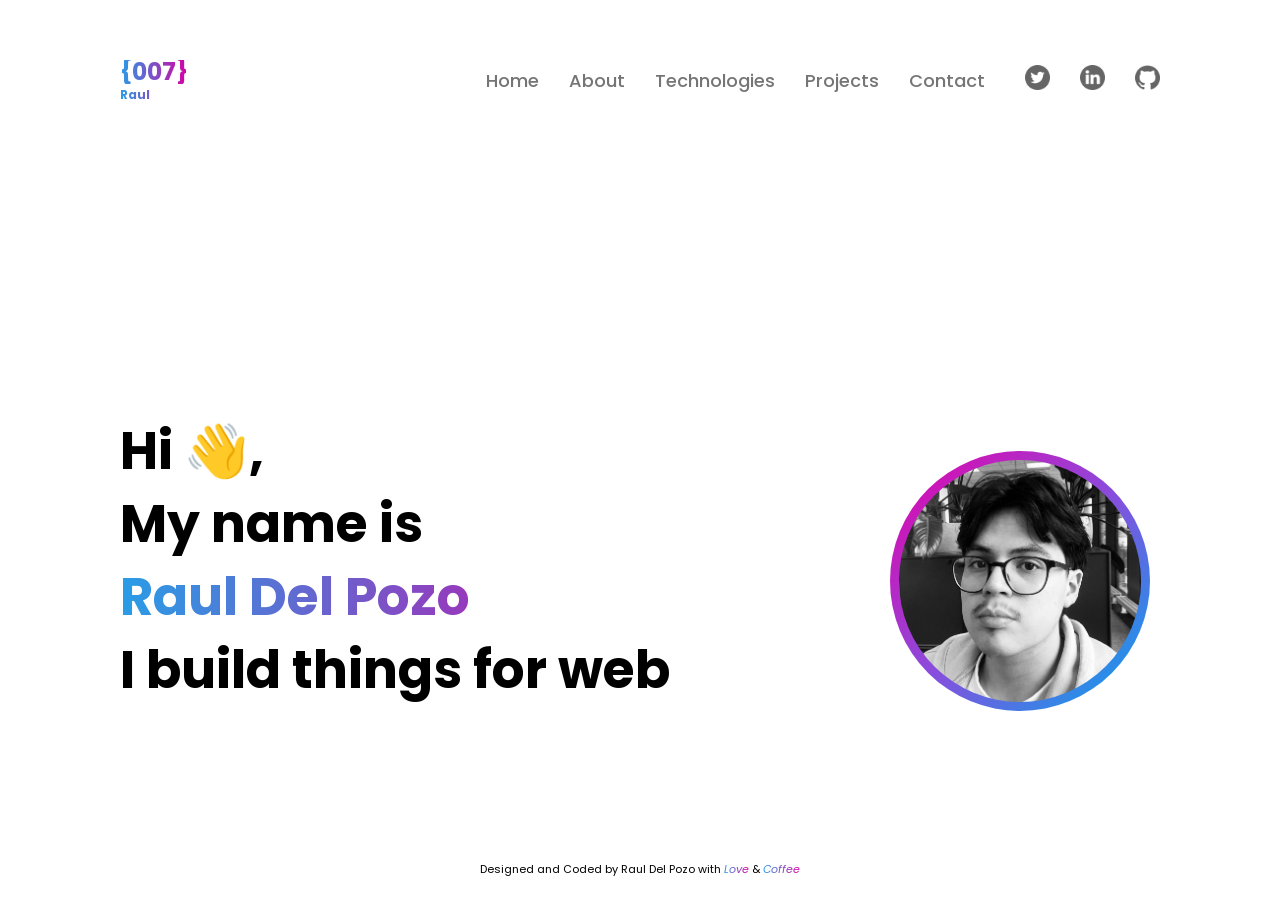
<file: docs/index.html>
<!DOCTYPE html>
<html lang="en">
  <head>
    <meta charset="UTF-8">
    <meta name="viewport" content="width=device-width, initial-scale=1.0">
    <title>Raul's portfolio</title>
    <link rel="preconnect" href="https://fonts.googleapis.com">
    <link rel="preconnect" href="https://fonts.gstatic.com" crossorigin>
    <link href="https://fonts.googleapis.com/css2?family=Poppins:wght@400;500;600;700;800&display=swap" rel="stylesheet">
    <link rel="stylesheet" href="Styling/base.css">
  </head>
  <body>
      <header class="header">
        
        <a href="index.html" class="logo">
          <span class="logo-number">{007}</span>
          <span class="logo-text">Raul</span>
        </a>
      
      <!--menu button-->  

      <input type="checkbox" id="menu-toggle">
      <label for="menu-toggle" class="menu-button">☰</label>

      <nav class="nav">
        <ul>
          <li><a href="index.html">Home</a></li>
          <li><a href="about.html">About</a></li>
          <li><a href="tech.html">Technologies</a></li>
          <li><a href="projects.html">Projects</a></li>
          <li><a href="contacts.html">Contact</a></li>
        </ul>  
        <nav class="socials">
          <ul>
            <li>
              <a href="https://x.com/?lang=sv"><img src="images/twitter.png" alt="Twitter-icon"></a></li>
            <li>
              <a href="https://se.linkedin.com/"><img src="images/linkedin.png" alt="Linkedin-icon"></a></li>
            <li>
              <a href="https://github.com/"><img src="images/github.png" alt="Github-icon"></a></li>
          </ul>
        </nav>
      </nav>  
    </header>    

    <!--Introduktion-->    

      <main>
        <section class="intro" id="home">
          <header class="intro-text">
            <h1>Hi 👋, </h1>
            <h2>My name is</h2>
            <h2 class="name">Raul Del Pozo</h2>
            <p>I build things for web</p>
          </header>
          
          <figure class="intro-image">
            <img src="images/portrait.jpeg" alt="Portrait of me">
          </figure>

        </section>
      </main>

    <!--Footer-->  

    <footer>
      <p class="footer-text">Designed and Coded by Raul Del Pozo with <i>Love</i> & <i>Coffee</i></p>
    </footer>
    
    </body>

  </html>
</file>
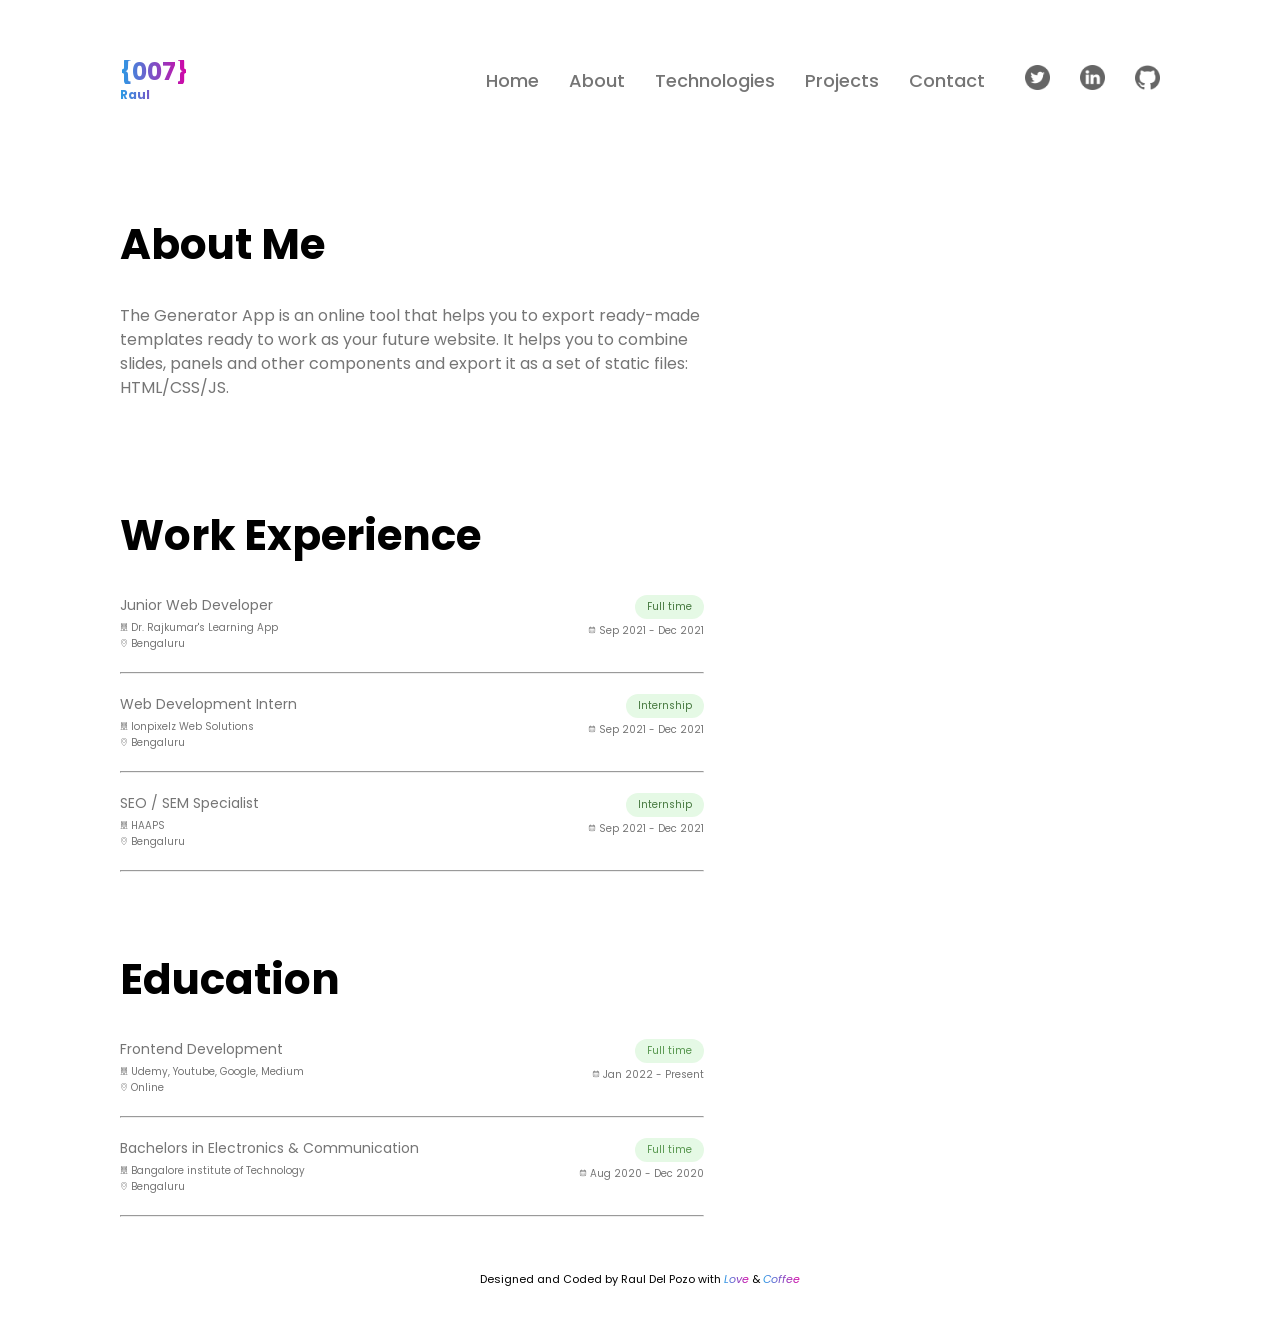
<file: docs/about.html>
<!DOCTYPE html>
<html lang="en">
  <head>
    <meta charset="UTF-8">
    <meta name="viewport" content="width=device-width, initial-scale=1.0">
    <title>Raul's portfolio</title>
    <link rel="preconnect" href="https://fonts.googleapis.com">
    <link rel="preconnect" href="https://fonts.gstatic.com" crossorigin>
    <link href="https://fonts.googleapis.com/css2?family=Poppins:wght@400;500;600;700;800&display=swap" rel="stylesheet">

    <link rel="stylesheet" href="Styling/about.css">
    <link rel="stylesheet" href="Styling/base.css">

  </head>
  <body>
      <header class="header">
        
        <a href="index.html" class="logo">
          <span class="logo-number">{007}</span>
          <span class="logo-text">Raul</span>
        </a>
      
      <!--menu button-->  

      <input type="checkbox" id="menu-toggle">
      <label for="menu-toggle" class="menu-button">☰</label>

      <nav class="nav">
        <ul>
          <li><a href="index.html">Home</a></li>
          <li><a href="about.html">About</a></li>
          <li><a href="tech.html">Technologies</a></li>
          <li><a href="projects.html">Projects</a></li>
          <li><a href="contacts.html">Contact</a></li>
        </ul>  
        <nav class="socials">
          <ul>
            <li>
              <a href="https://x.com/?lang=sv"><img src="images/twitter.png" alt="Twitter-icon"></a></li>
            <li>
              <a href="https://se.linkedin.com/"><img src="images/linkedin.png" alt="Linkedin-icon"></a></li>
            <li>
              <a href="https://github.com/"><img src="images/github.png" alt="Github-icon"></a></li>
          </ul>
        </nav>
      </nav>  

    </header>      

    <main>
        <section class="about">
            <h1>About Me</h1>
            <p>The Generator App is an online tool that helps you to export ready-made templates ready to work
                as your future website. It helps you to combine slides, panels and other components and export 
                it as a set of static files: HTML/CSS/JS.</p>
        </section>
            <section class="work-experience">
                <h1>Work Experience</h1>
                <article class="job">
                    <h2>Junior Web Developer</h2>
                    <p class="company"><img src="images/building.png" alt="building-icon"> Dr. Rajkumar's Learning App</p>
                    <p class="status">Full time</p>
                    <p class="location"><img src="images/location-pin.png" alt="location-icon"> Bengaluru</p>
                    <p class="dates"><img src="images/calendar.png" alt="calendar-icon"> Sep 2021 - Dec 2021</p>
                </article>    
                    <hr class="divider">
                <article class="job">
                    <h2>Web Development Intern</h2>
                    <p class="company"><img src="images/building.png" alt="building-icon"> Ionpixelz Web Solutions</p>
                    <p class="status">Internship</p>
                    <p class="location"><img src="images/location-pin.png" alt="location-icon"> Bengaluru</p>
                    <p class="dates"><img src="images/calendar.png" alt="calendar-icon"> Sep 2021 - Dec 2021</p>
                </article>
                    <hr class="divider">
                 <article class="job">
                    <h2>SEO / SEM Specialist</h2>
                    <p class="company"><img src="images/building.png" alt="building-icon"> HAAPS</p>
                    <p class="status">Internship</p>
                    <p class="location"><img src="images/location-pin.png" alt="location-icon"> Bengaluru</p>
                    <p class="dates"><img src="images/calendar.png" alt="calendar-icon"> Sep 2021 - Dec 2021</p>
                </article>
                    <hr class="divider">   
            </section>     
        <section class="education"> 
            <h1>Education</h1>
                <article class="program">
                    <h2>Frontend Development</h2>
                    <p class="school"><img src="images/building.png" alt="building-icon"> Udemy, Youtube, Google, Medium</p>
                    <p class="status">Full time</p>
                    <p class="location"><img src="images/location-pin.png" alt="location-icon"> Online</p>
                    <p class="dates"><img src="images/calendar.png" alt="calendar-icon"> Jan 2022 - Present</p>
                </article>
                    <hr class="divider">
                <article class="program">
                    <h2>Bachelors in Electronics & Communication</h2>
                    <p class="school"><img src="images/building.png" alt="building-icon"> Bangalore institute of Technology</p>
                    <p class="status">Full time</p>
                    <p class="location"><img src="images/location-pin.png" alt="location-icon"> Bengaluru</p>
                    <p class="dates"><img src="images/calendar.png" alt="calendar-icon"> Aug 2020 - Dec 2020</p>
                </article>
                    <hr class="divider">
        </section>        
    </main>

    <!--Footer-->  

    <footer>
      <p class="footer-text">Designed and Coded by Raul Del Pozo with <i>Love</i> & <i>Coffee</i></p>
    </footer>
    
    </body>

  </html>
</file>
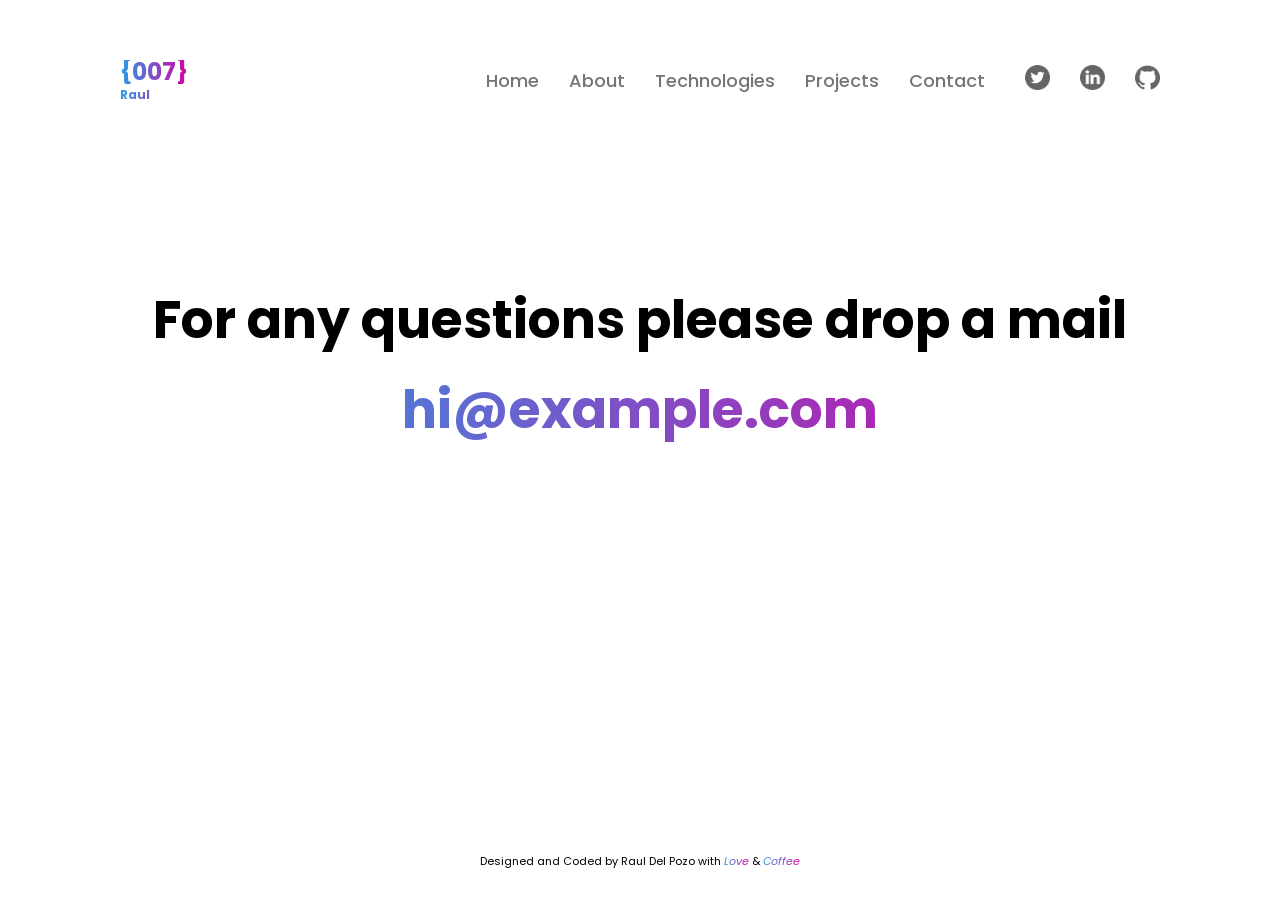
<file: docs/contacts.html>
<!DOCTYPE html>
<html lang="en">
  <head>
    <meta charset="UTF-8">
    <meta name="viewport" content="width=device-width, initial-scale=1.0">
    <title>Raul's portfolio</title>
    <link rel="preconnect" href="https://fonts.googleapis.com">
    <link rel="preconnect" href="https://fonts.gstatic.com" crossorigin>
    <link href="https://fonts.googleapis.com/css2?family=Poppins:wght@400;500;600;700;800&display=swap" rel="stylesheet">
    <link rel="stylesheet" href="Styling/base.css">    
    <link rel="stylesheet" href="Styling/contact.css">
  </head>
  <body>
      <header class="header">
        
        <a href="index.html" class="logo">
          <span class="logo-number">{007}</span>
          <span class="logo-text">Raul</span>
        </a>
      
      <!--menu button-->  

      <input type="checkbox" id="menu-toggle">
      <label for="menu-toggle" class="menu-button">☰</label>

      <nav class="nav">
        <ul>
          <li><a href="index.html">Home</a></li>
          <li><a href="about.html">About</a></li>
          <li><a href="tech.html">Technologies</a></li>
          <li><a href="projects.html">Projects</a></li>
          <li><a href="contacts.html">Contact</a></li>
        </ul>  
        <nav class="socials">
          <ul>
            <li>
              <a href="https://x.com/?lang=sv"><img src="images/twitter.png" alt="Twitter-icon"></a></li>
            <li>
              <a href="https://se.linkedin.com/"><img src="images/linkedin.png" alt="Linkedin-icon"></a></li>
            <li>
              <a href="https://github.com/"><img src="images/github.png" alt="Github-icon"></a></li>
          </ul>
        </nav>
      </nav>  

    </header>    

      <main class="contacts">
        <section class="contact-text">
            <h1>For any questions please drop a mail</h1>
            <h2 class="mail">hi@example.com</h2>
            <p>or</p>
            <h2 class="telefon">+91 12345 67890</h2>
        </section>
      </main>

    <!--Footer-->  

    <footer>
      <p class="footer-text">Designed and Coded by Raul Del Pozo with <i>Love</i> & <i>Coffee</i></p>
    </footer>
    
    </body>

  </html>
</file>
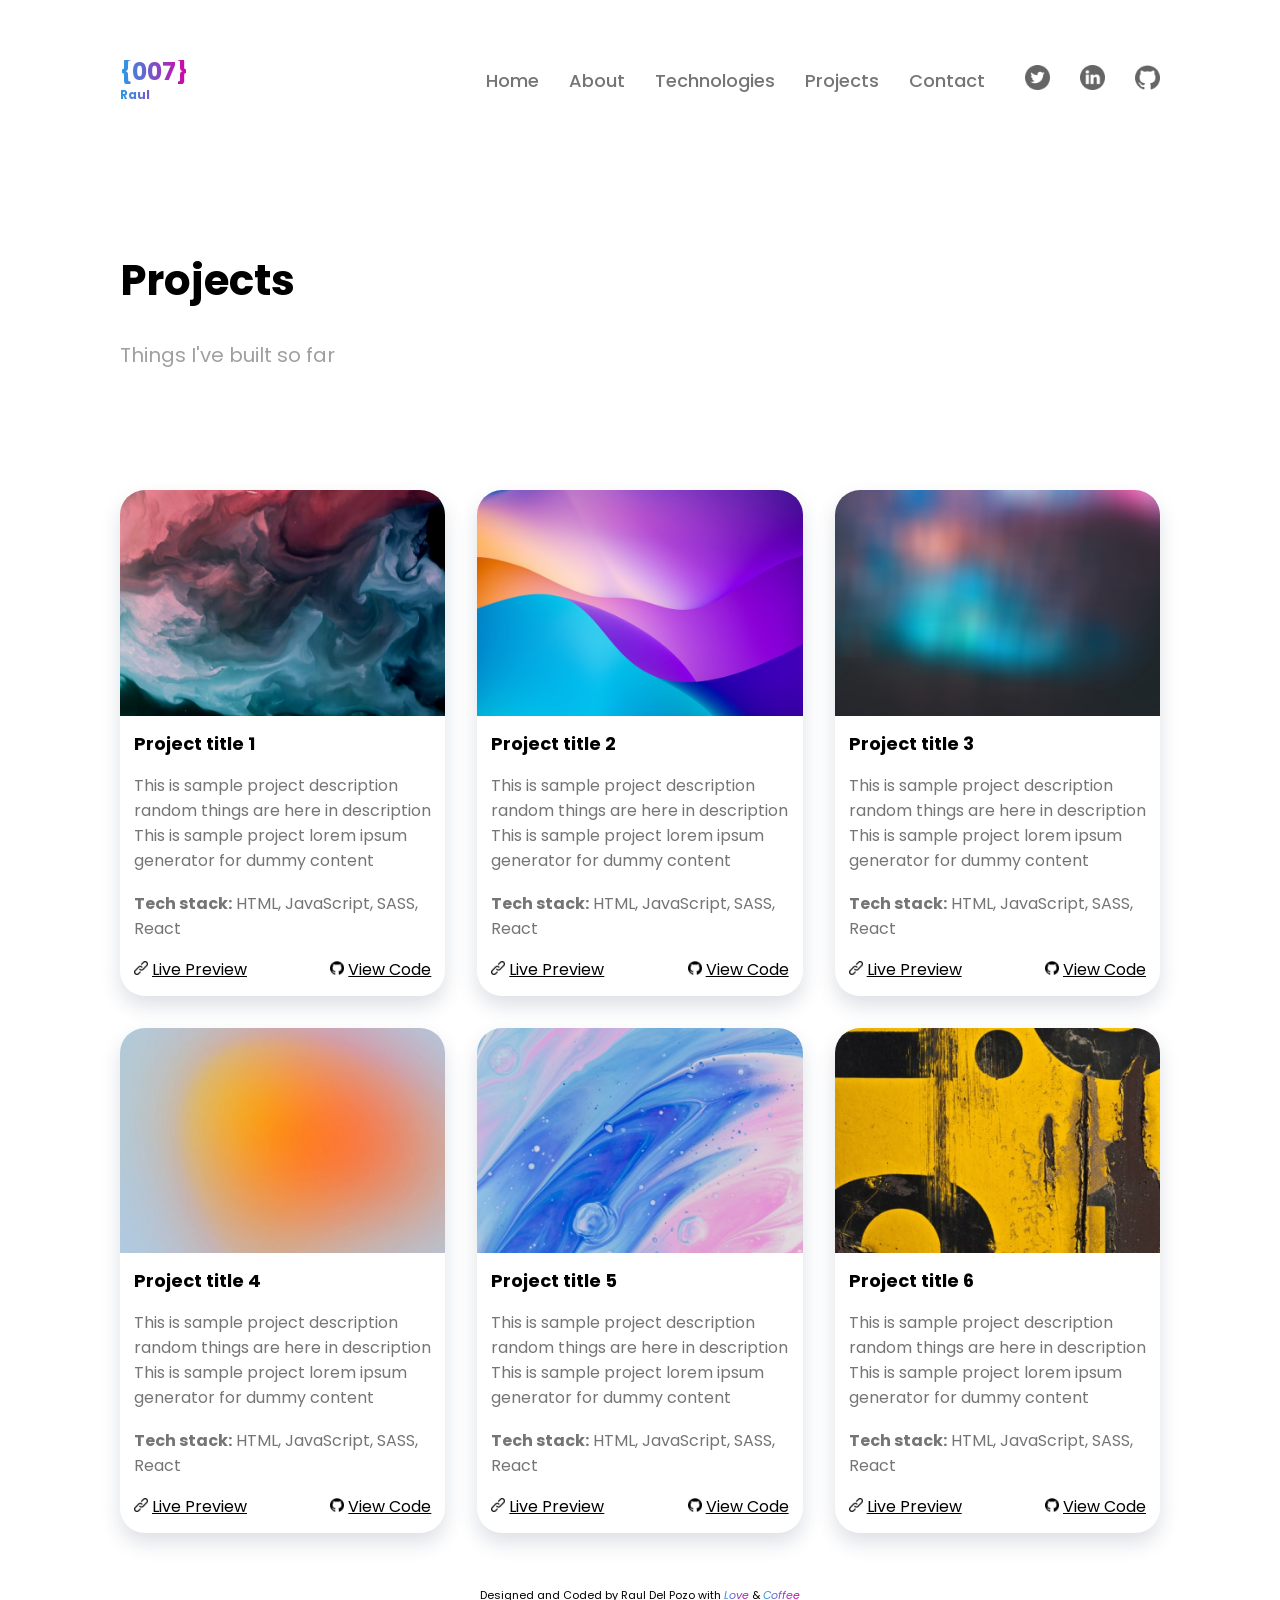
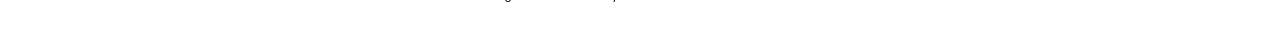
<file: docs/projects.html>
<!DOCTYPE html>
<html lang="en">
  <head>
    <meta charset="UTF-8">
    <meta name="viewport" content="width=device-width, initial-scale=1.0">
    <title>Raul's portfolio</title>
      <link rel="preconnect" href="https://fonts.googleapis.com">
    <link rel="preconnect" href="https://fonts.gstatic.com" crossorigin>
    <link href="https://fonts.googleapis.com/css2?family=Poppins:wght@400;500;600;700;800&display=swap" rel="stylesheet">
    <link rel="stylesheet" href="Styling/base.css">
    <link rel="stylesheet" href="Styling/projects.css">
  </head>
  <body>
      <header class="header">   
        <a href="index.html" class="logo">
          <span class="logo-number">{007}</span>
          <span class="logo-text">Raul</span>
        </a>
      
      <!--menu button-->  

      <input type="checkbox" id="menu-toggle">
      <label for="menu-toggle" class="menu-button">☰</label>

      <nav class="nav">
        <ul>
          <li><a href="index.html">Home</a></li>
          <li><a href="about.html">About</a></li>
          <li><a href="tech.html">Technologies</a></li>
          <li><a href="projects.html">Projects</a></li>
          <li><a href="contacts.html">Contact</a></li>
        </ul>  
        <nav class="socials">
          <ul>
            <li>
              <a href="https://x.com/?lang=sv"><img src="images/twitter.png" alt="Twitter-icon"></a></li>
            <li>
              <a href="https://se.linkedin.com/"><img src="images/linkedin.png" alt="Linkedin-icon"></a></li>
            <li>
              <a href="https://github.com/"><img src="images/github.png" alt="Github-icon"></a></li>
          </ul>
        </nav>
      </nav>  
    </header>    

      <main class="projects">

       <h1>Projects</h1> 
       <p class="projects-description">Things I've built so far</p>

        <div class="project-column">

            <article class="project-box-mobile">

                <img class="project-image" src="images/project-1.png" alt="project-1 preview">

                <h2>Project title 1</h2>

                <p class="project-text">This is sample project description random things are 
                    here in description This is sample project lorem ipsum generator for dummy content</p>
                        <p class="stack-text"><strong>Tech stack:</strong> HTML, JavaScript, SASS, React</p>
                            <nav class="project-links">
                                <p class="live-preview">
                                  <img src="images/link.png" alt="link-icon">
                                  <a href="https://example.com" target="_blank">   Live Preview</a></p>
                                <p class="view-code">
                                  <img src="images/github.png" alt="github-icon">
                                  <a href="https://github.com/" target="_blank">    View Code</a></p>
                            </nav> 

            </article>

            <article class="project-box-mobile">

                <img class="project-image" src="images/project-2.png" alt="project-2 preview">

                <h2>Project title 2</h2>

                <p class="project-text">This is sample project description random things are 
                    here in description This is sample project lorem ipsum generator for dummy content</p>
                        <p class="stack-text"><strong>Tech stack:</strong> HTML, JavaScript, SASS, React</p>
                            <nav class="project-links">
                                <p class="live-preview">
                                  <img src="images/link.png" alt="link-icon">
                                  <a href="https://example.com" target="_blank">   Live Preview</a></p>
                                <p class="view-code">
                                  <img src="images/github.png" alt="github-icon">
                                  <a href="https://github.com/" target="_blank">    View Code</a></p>
                            </nav> 

            </article>

            <article class="project-box-desktop">

                <img class="project-image" src="images/project-3.png" alt="project-3 preview">

                <h2>Project title 3</h2>

                <p class="project-text">This is sample project description random things are 
                    here in description This is sample project lorem ipsum generator for dummy content</p>
                        <p class="stack-text"><strong>Tech stack:</strong> HTML, JavaScript, SASS, React</p>
                            <nav class="project-links">
                                <p class="live-preview">
                                  <img src="images/link.png" alt="link-icon">
                                  <a href="https://example.com" target="_blank">   Live Preview</a></p>
                                <p class="view-code">
                                  <img src="images/github.png" alt="github-icon">
                                  <a href="https://github.com/" target="_blank">    View Code</a></p>
                            </nav> 

            </article>

            <article class="project-box-desktop">

                <img class="project-image" src="images/project-4.png" alt="project-4 preview">

                <h2>Project title 4</h2>

                <p class="project-text">This is sample project description random things are 
                    here in description This is sample project lorem ipsum generator for dummy content</p>
                        <p class="stack-text"><strong>Tech stack:</strong> HTML, JavaScript, SASS, React</p>
                            <nav class="project-links">
                                <p class="live-preview">
                                  <img src="images/link.png" alt="link-icon">
                                  <a href="https://example.com" target="_blank">   Live Preview</a></p>
                                <p class="view-code">
                                  <img src="images/github.png" alt="github-icon">
                                  <a href="https://github.com/" target="_blank">    View Code</a></p>
                            </nav> 

            </article>   
            
            <article class="project-box-desktop">

                <img class="project-image" src="images/project-5.png" alt="project-5 preview">

                <h2>Project title 5</h2>

                <p class="project-text">This is sample project description random things are 
                    here in description This is sample project lorem ipsum generator for dummy content</p>
                        <p class="stack-text"><strong>Tech stack:</strong> HTML, JavaScript, SASS, React</p>
                            <nav class="project-links">
                                <p class="live-preview">
                                  <img src="images/link.png" alt="link-icon">
                                  <a href="https://example.com" target="_blank">    Live Preview</a></p>
                                <p class="view-code">
                                  <img src="images/github.png" alt="github-icon">
                                  <a href="https://github.com/" target="_blank">    View Code</a></p>
                            </nav> 

            </article>            

            <article class="project-box-desktop">

                <img class="project-image" src="images/project-6.png" alt="project-6 preview">

                <h2>Project title 6</h2>

                <p class="project-text">This is sample project description random things are 
                    here in description This is sample project lorem ipsum generator for dummy content</p>
                        <p class="stack-text"><strong>Tech stack:</strong> HTML, JavaScript, SASS, React</p>
                            <nav class="project-links">
                                <p class="live-preview">
                                  <img src="images/link.png" alt="link-icon">
                                  <a href="https://example.com" target="_blank">   Live Preview</a></p>
                                <p class="view-code">
                                  <img src="images/github.png" alt="github-icon">
                                  <a href="https://github.com/" target="_blank">    View Code</a></p>
                            </nav> 

            </article>            
        </div>

      </main>

    <!--Footer-->  

    <footer>
      <p class="footer-text">Designed and Coded by Raul Del Pozo with <i>Love</i> & <i>Coffee</i></p>
    </footer>
    
    </body>

  </html>
</file>
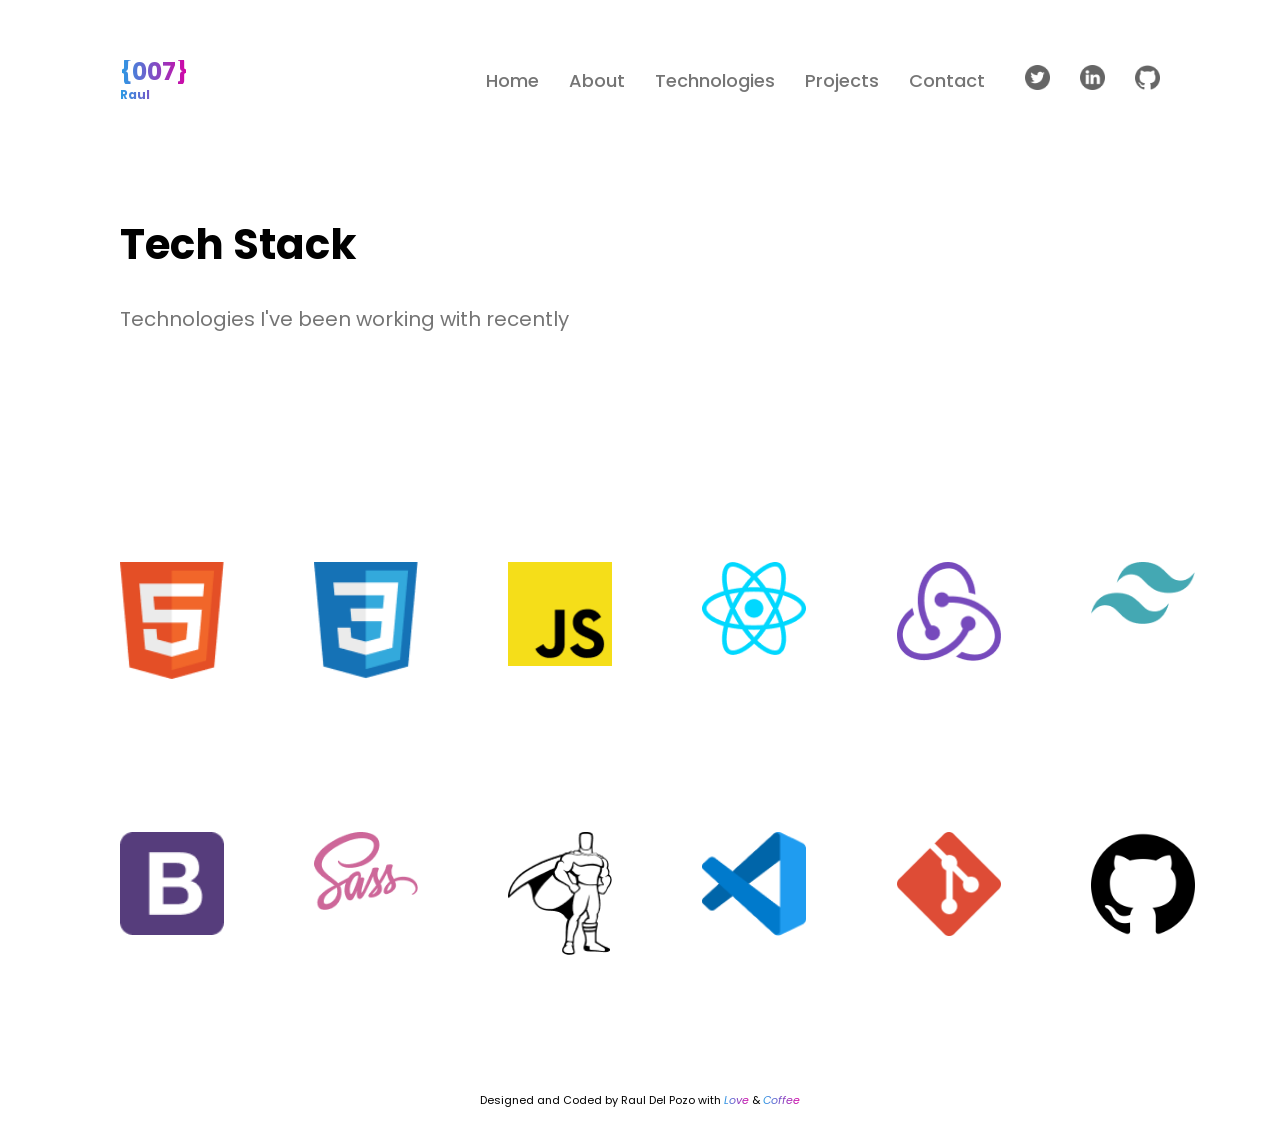
<file: docs/tech.html>
<!DOCTYPE html>
<html lang="en">
  <head>
    <meta charset="UTF-8">
    <meta name="viewport" content="width=device-width, initial-scale=1.0">
    <title>Raul's portfolio</title>
      <link rel="preconnect" href="https://fonts.googleapis.com">
    <link rel="preconnect" href="https://fonts.gstatic.com" crossorigin>
    <link href="https://fonts.googleapis.com/css2?family=Poppins:wght@400;500;600;700;800&display=swap" rel="stylesheet">
    <link rel="stylesheet" href="Styling/base.css">    
    <link rel="stylesheet" href="Styling/tech.css">
  </head>
  <body>
      <header class="header">
        
        <a href="index.html" class="logo">
          <span class="logo-number">{007}</span>
          <span class="logo-text">Raul</span>
        </a>
      
      <!--menu button-->  

      <input type="checkbox" id="menu-toggle">
      <label for="menu-toggle" class="menu-button">☰</label>

      <nav class="nav">
        <ul>
          <li><a href="index.html">Home</a></li>
          <li><a href="about.html">About</a></li>
          <li><a href="tech.html">Technologies</a></li>
          <li><a href="projects.html">Projects</a></li>
          <li><a href="contacts.html">Contact</a></li>
        </ul>  
        <nav class="socials">
          <ul>
            <li>
              <a href="https://x.com/?lang=sv"><img src="images/twitter.png" alt="Twitter-icon"></a></li>
            <li>
              <a href="https://se.linkedin.com/"><img src="images/linkedin.png" alt="Linkedin-icon"></a></li>
            <li>
              <a href="https://github.com/"><img src="images/github.png" alt="Github-icon"></a></li>
          </ul>
        </nav>
      </nav>  

    </header>    
 

      <main class="technologies">
        <section class="tech-stack">
            <h1>Tech Stack</h1>
                <p>Technologies I've been working with recently</p>
                    <div class="tech-icon">      
                        <img class="tech-icon" src="images/html.png" alt="HTML-icon">
                        <img class="tech-icon" src="images/css.png" alt="CSS-icon">
                        <img class="tech-icon" src="images/js.png" alt="JavaScript-icon">
                        <img class="tech-icon" src="images/react.png" alt="React-icon">
                        <img class="tech-icon" src="images/redux.png" alt="Redux-icon">
                        <img class="tech-icon" src="images/tailwind.png" alt="Tailwind-icon">
                        <img class="tech-icon" src="images/bootstrap.png" alt="Bootstrap-icon">
                        <img class="tech-icon" src="images/Sass.png" alt="Sass-icon">
                        <img class="tech-icon-desktop" src="images/greensock.png" alt="GreenSock-icon">

                        <h2 class="tools">Tools</h2>

                        <img class="tech-icon" src="images/vs.png" alt="VS-code-icon">
                        <img class="tech-icon" src="images/gitlab.png" alt="Gitlab-icon">
                        <img class="tech-icon-inv" src="images/github.png" alt="Github-icon">
                        <img class="tech-icon-mobile" src="images/figma.png" alt="Figma-icon">
                        <img class="tech-icon-mobile" src="images/npm.png" alt="NPM-icon">
                        <img class="tech-icon-mobile" src="images/postman.png" alt="Postman-icon"> 
                    </div>    
        </section>
      </main>

    <!--Footer-->  

    <footer>
      <p class="footer-text">Designed and Coded by Raul Del Pozo with <i>Love</i> & <i>Coffee</i></p>
    </footer>
    
    </body>

  </html>
</file>
<file: docs/Styling/base.css>
* {
    margin: 0;
    padding: 0;
    box-sizing: border-box;
}



html {
    scroll-behavior: smooth;
    cursor: default;
}

body {
    font-family: "Poppins", sans-serif;
    color: black;
    background-color: #ffffff;
    min-height: 100vh;
    display: flex;
    flex-direction: column;
}

/* Header */

.header {
    display: flex;
    flex-wrap: wrap;
    justify-content: space-between;
    align-items: flex-start;
    padding: 24px 46px;
}

/* Logo */

.logo {
    display: flex;
    flex-direction: column;
    text-decoration: none;
    line-height: 1;
}

.logo-number {
    font-size: 24px;
    font-weight:bold;
    background: linear-gradient(
    90deg,
    #299de6,
    #d600a4
    );
    background-clip: text;
    -webkit-background-clip: text;
    color: transparent;
}

.logo-text {
    margin-top: 5px;
    font-size: 12px;
    font-weight: bold;
    background: linear-gradient(
    90deg,
    #299de6,
    #d600a4
    );
    background-clip: text;
    -webkit-background-clip: text;
    color: transparent;

}

/* ☰ button */

#menu-toggle {
    opacity: 0;
}

#menu-toggle:focus-visible + .menu-button {
    outline: 2px solid;
    outline-offset: 5px;
    border-radius: 10%;

}


.menu-button {
    font-size: 25px;
    font-weight: bold;
    cursor: pointer;
    line-height: 1;

}


/* Navigation */

.nav {
    display: none;
    width: 100%;
}

.nav ul {
    display: flex;
    flex-direction: column;
    align-items: center;
    list-style: none;
}

.nav a {
    display: block;
    margin: 10px 0;
    color:black;
    text-decoration: none;
    font-size: 14px;
    font-weight: bold;
}

#menu-toggle:checked ~ .nav {
    display: block;
}

/* Socials in Navigation */

.socials {
    display: block;
    width: 100%;
}

.socials ul {
    display: flex;
    flex-direction: row;
    justify-content: center;
    gap: 25%;
    list-style: none;
}

.socials img {
    width: 25px;
    height: auto;
    object-fit: contain;
}

/* Introduction */

.intro {
    padding: 24px 46px;
}

.intro-text h1, .intro-text h2 {
    font-size: 32px;
    line-height: 1.2;
}

.intro-text .name {
    font-size: 32px;
    font-weight: bold;
    background: linear-gradient(
    90deg,
    #299de6,
    #d600a4
    );
    background-clip: text;
    -webkit-background-clip: text;
    color: transparent;
}

.intro-text p {
    font-size: 32px;
    line-height: 1.2;
    font-weight: bold;
}

/* Introduction Picture */  

.intro-image {
    width: 100%;
    max-width: 50%;
    aspect-ratio: 1;
    margin: 40px 10px 0 0;
    padding: 9px;
    border-radius: 50%;
    background: linear-gradient(
    135deg,
    #e600a9,
    #8b4bdc,
    #00a9ed
    );

}

.intro-image img {
    display: block;
    width: 100%;
    height: 100%;
    object-fit: cover;
    border-radius: 50%;
}

/*Footer*/

footer {
    padding: 30px 38px;

    margin-top: auto;

    text-align: center;


}
.footer-text {
    font-size: 11px;
}

.footer-text i {
    background: linear-gradient(
    90deg,
    #299de6,
    #d600a4
    );
    background-clip: text;
    -webkit-background-clip: text;
    color: transparent;
}

/*Media query*/

@media (min-width: 996px) {

    /*Header Nav*/

    .header {
        flex-wrap: nowrap;
        align-items: center;
        padding: 60px 120px;
    }

    .menu-button {
        display: none;
    }

    #menu-toggle {
        display: none;
}

    .nav {
        display: flex;
        align-items: center;
        justify-content: end;
        width: auto;
    }    

    .nav ul {
        display: flex;
        flex-direction: row;
        align-items: center;
        gap: 30px;
    }

    .nav a {
        font-size: 18px;
        font-weight: 500;
        margin: 0;
        color: #757575;
    }

    .socials {
        width: auto;
        margin-left: 40px;
    }

    .socials img {
        filter: grayscale(100%); 
        opacity: 0.6;
    }

    /*Introduction*/

    .intro {
        display: flex; 
        align-items: center;
        justify-content: space-between;
        padding: 120px;
        padding-top: 250px;
    }

    .intro-text h1, .intro-text h2, 
    .intro-text .name, .intro-text p {
        font-size: 52px;
        line-height: 1.4;
    }

    .intro-image {
        max-width: 25%;
    }

}   

/*Darkmode Media Query*/

@media (prefers-color-scheme: dark) {
    body {
        color:white;
        background: black;
    }

    .nav a {
        filter: brightness(0);
        filter: invert(1);
    }

}
</file>
<file: docs/Styling/about.css>
/*About me, Experince and Education*/ 

.about {
    padding: 24px 46px;
}

.about h1,
.work-experience h1,
.education h1 {
    display: block;
    font-size: 24px;
    font-weight: 700;
    margin: 28px auto;
}

.about p {
    font-size: 16px;
    line-height: 1.5;
    margin-bottom: 28px;
    color: #757575;
}

/*Work Experience*/

.work-experience {
    padding: 24px 46px;
}


.job {
    margin-bottom: 20px;
    margin-top: 20px;
    position: relative;
}

.job h2 {
    font-size: 14px;
    font-weight: 400;
    line-height: 1.5;
    color: #757575;
    margin-bottom: 4px;
}

.company,
.location {
    left: 0;
    font-size: 10px;
    color: #757575;
}

.job .status {
    position: absolute;
    top: 0;
    right: 0;
    padding: 4px 12px;
    border-radius: 20px;
    background-color: #e5f9e5;
    color: #477a40;
    font-size: 10px;
}

.job .dates {
    position: absolute;
    top: 28px;
    right: 0;
    font-size: 10px;
    color: #757575;

}

.location img,
.company img,
.school img,
.dates img {
        filter: grayscale(100%);
        opacity: 0.6;
        height: 8px;
    }


/*Education*/

.education {
    padding: 24px 46px;
}

.program {
    margin-bottom: 20px;
    margin-top: 20px;
    position: relative;
}

.program h2 {
    font-size: 14px;
    font-weight: 400;
    line-height: 1.5;
    color: #757575;
    margin-bottom: 4px;
}

.school {
    left: 0;
    font-size: 10px;
    color: #757575;
}


.program .status {
    position: absolute;
    top: 0;
    right: 0;
    padding: 4px 12px;
    border-radius: 20px;
    background-color: #e5f9e5;
    color: #57964e;
    font-size: 10px;
}

.program .dates {
    position: absolute;
    top: 28px;
    right: 0;
    font-size: 10px;
    color: #757575;

}


/*Media query*/

@media (min-width: 996px) {

    /*About Me*/

    .about,
    .work-experience,
    .education {
        padding-left: 120px;
        padding-right: 45%;
    }

    .about h1,
    .work-experience h1,
    .education h1 {
        font-size: 42px;

    }
}   

@media (prefers-color-scheme: dark) {
    .location img,
    .company img,
    .school img,
    .dates img {
        filter: brightness(0);
        filter: invert(1);
    }
}
</file>
<file: docs/Styling/contact.css>
/*Contact*/

.contacts {
    display: flex;
    flex-direction: column;
    align-items: center;
    text-align: center;
    margin-top: 120px;
}
.contact-text h1 {
    font-size: 20px;
}

.contact-text h2 {
    font-size: 26px;
    margin-top: 12px;
    font-weight: bold;
    background: linear-gradient(
    90deg,
    #299de6,
    #d600a4
    );
    background-clip: text;
    -webkit-background-clip: text;
    color: transparent;
}

/*Media query*/

@media (min-width: 996px) {

    /*Contacts*/

    .contact-text h1,
    .contact-text h2 {
        font-size: 52px;
    }

    .contact-text p,
    .telefon {
        display: none;
    }

}
</file>
<file: docs/Styling/projects.css>
/*Projects*/

.projects {
    padding: 24px 46px;
}

.projects h1 {
    display: block;
    font-size: 20px;
    font-weight: 700;
    margin: 28px auto;
}

.projects-description {
    display: none;
}

.project-column {
    display: grid;
    grid-template-columns: 1fr;

    gap: 32px;
}

.project-box-mobile,
.project-box-desktop {
    overflow: hidden;
    border-radius: 25px;
    background-color: #ffffff;
    box-shadow: 0 10px 20px rgba(30, 50, 80, 0.15);
}

.project-image {
    display: block;
    width: 100%;
    height: auto;
    object-fit: fill;
}

.project-box-mobile h2,
.project-box-desktop h2,
.project-text,
.stack-text,
.project-links{
    margin-left: 14px;
    margin-right: 14px;
}

.project-box-mobile h2,
.project-box-desktop h2 {
    display: block;
    font-size: 18px;
    font-weight: 700;
    margin-top: 14px;
    margin-bottom: 16px;
}

.project-text {
    margin-bottom: 18px;
    color: #757575;
}

.stack-text {
    margin-bottom: 16px;
    color: #757575;
}

.project-links {
    display: flex;
    justify-content: space-between;
    margin-bottom: 14px;
}

.project-links img {
    height: 14px;
}

.project-links a {
    color: black;
}

.project-box-desktop {
    display:none;
}
/*Media query*/

@media (min-width: 996px) {
    /*Projects*/

    .projects {
        padding-left: 120px;
        padding-right: 120px;
        padding-top: 60px;
    }

    .projects h1 {
        font-size: 42px;
    }

    .project-column {
        display: grid;
        grid-template-columns: repeat(3, 1fr);
    }

    .projects-description {
        display: block;
        font-size: 20px;
        color: #a0a0a0;
        margin-bottom: 120px;
    }

    .project-box-mobile,
    .project-box-desktop {
        display: block;
    }
}

@media (prefers-color-scheme: dark) {
    .project-box-mobile,
    .project-box-desktop {
        background-color: #5c5c5c;
        box-shadow: none;
    }

    .project-links {
        filter:brightness(0);
        filter: invert(1);
    }

    .project-text {
    color: #d6d6d6; 
    }

.stack-text {
    color: #d6d6d6;
    }
}
</file>
<file: docs/Styling/tech.css>
/*Tech Stack*/

.tech-stack {
    padding: 24px 46px;
}

.tech-stack p {
    font-size: 14px;
    line-height: 1.5;
    margin-bottom: 28px;
    color: #757575;
}

.tech-stack h1 {
    display: block;
    font-size: 24px;
    font-weight: 700;
    margin: 28px auto;
}

.tech-icon {
    display: grid;
    grid-template-columns: repeat(4, 1fr);
    gap: 10%
}

.tools {
    grid-column: 1/-1;
}

img {
    width: 100%;
    height: auto;
    object-fit: contain;
}

.tech-icon-desktop {
    display: none;
}


/*Media query*/

@media (min-width: 996px) {

    .tech-stack {
        padding-left: 120px;
        padding-right: 120px;
        padding-bottom: 160px;
    }

    .tech-stack h1 {
        font-size: 42px
    }

    .tech-stack p {
        font-size: 20px;
    }

    .tech-icon, .tech-icon-desktop, 
    .tech-icon-inv {
        display: grid;
        grid-template-columns: repeat(6, 1fr);
        gap: 12%;
        padding-top: 100px;
    }

    .tech-stack img {
        width: 150%;
    }

    /*Tools*/


    /*hiding mobile elements*/
    .tech-stack h2,
    .tech-icon-mobile {
        display: none;
    }

    .tech-icon-desktop {
        display: grid;
    }

}   

@media (prefers-color-scheme: dark) {
    .tech-icon-desktop,
    .tech-icon-inv {
        filter: brightness(0);
        filter: invert(1);
    }
}
</file>
